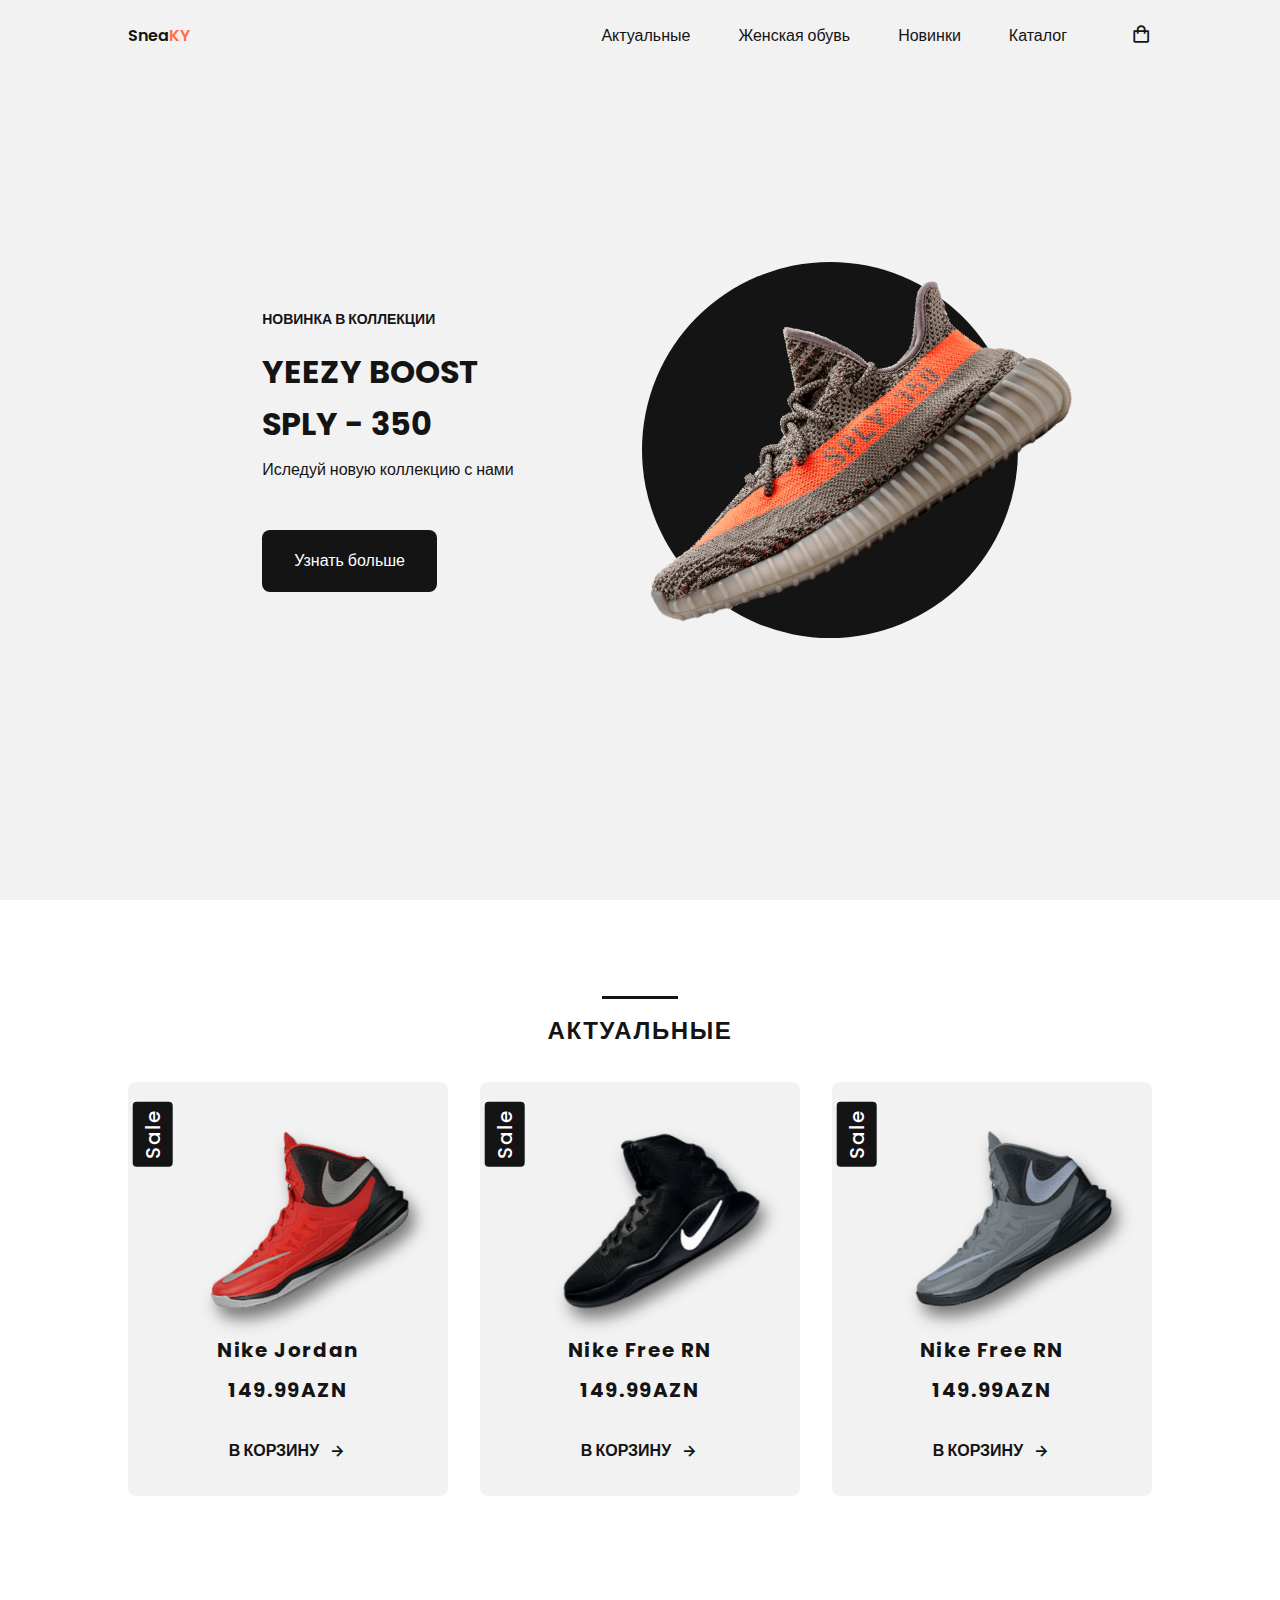
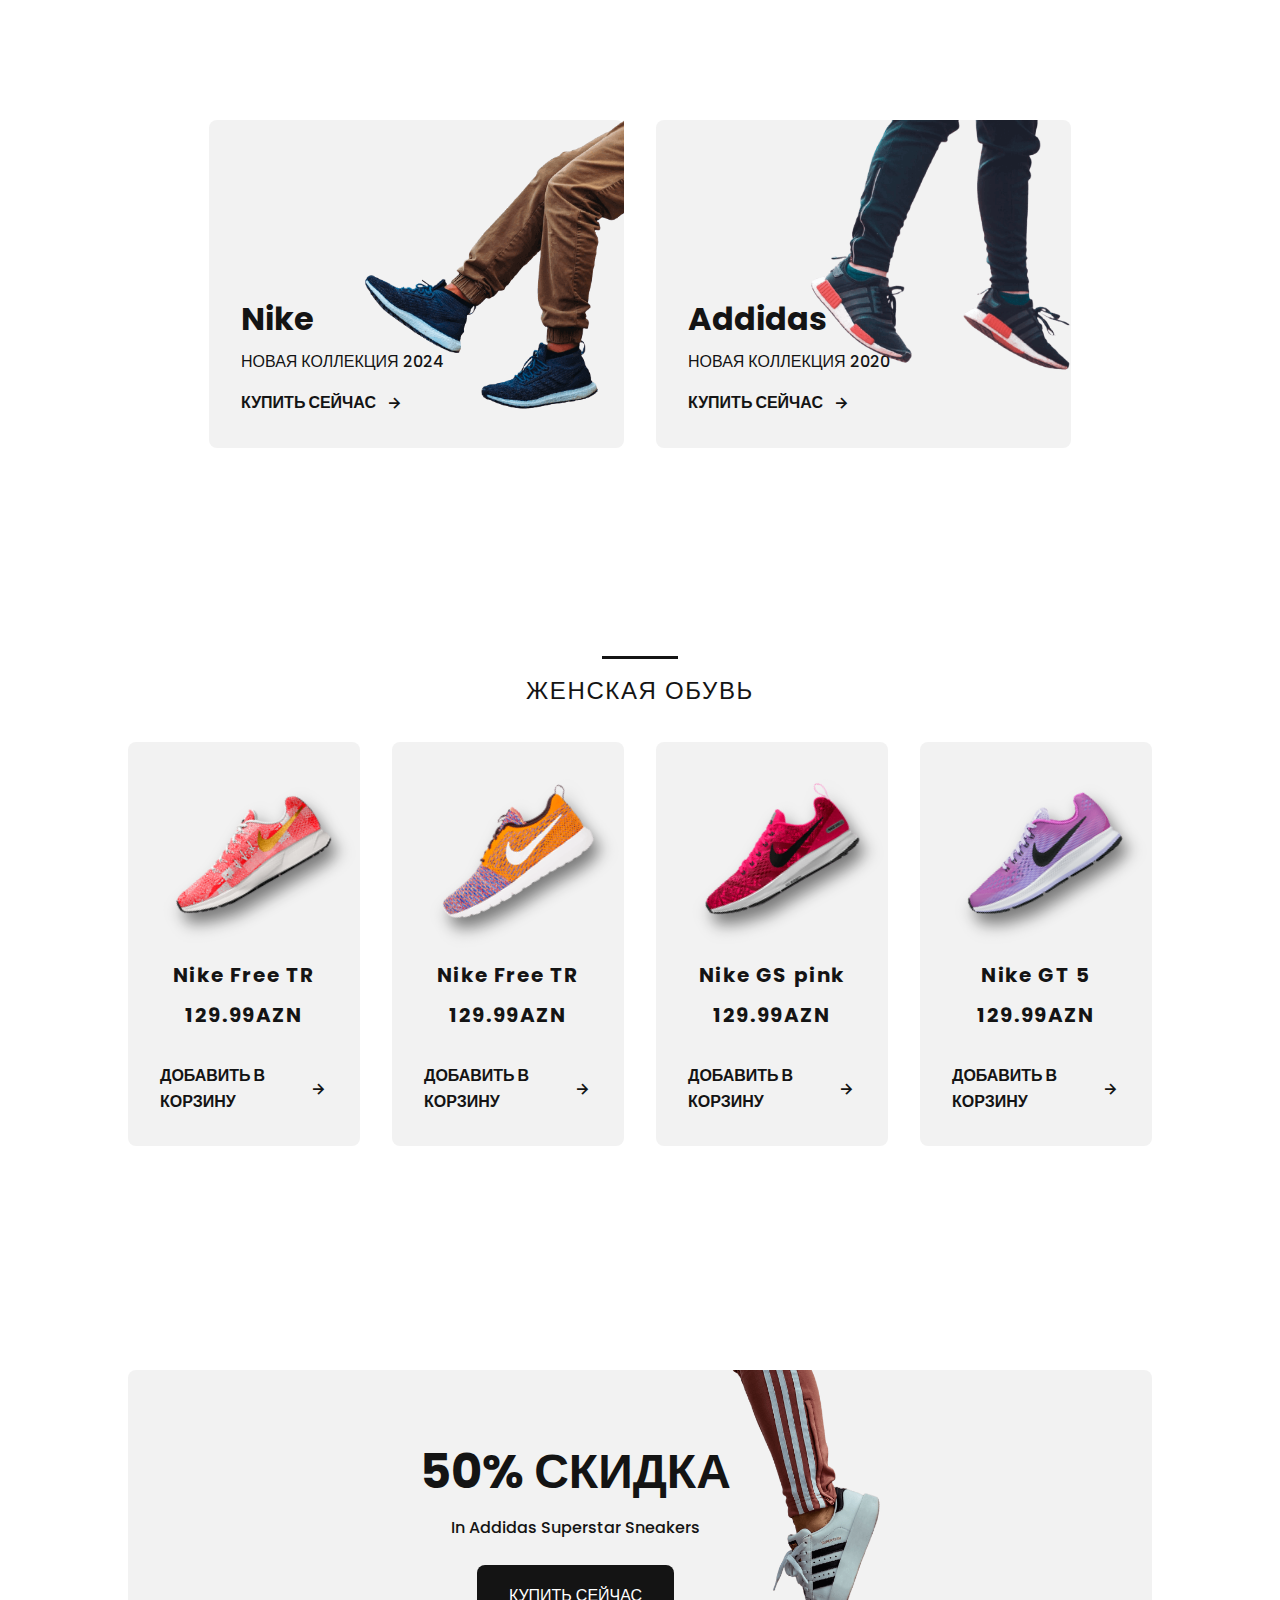
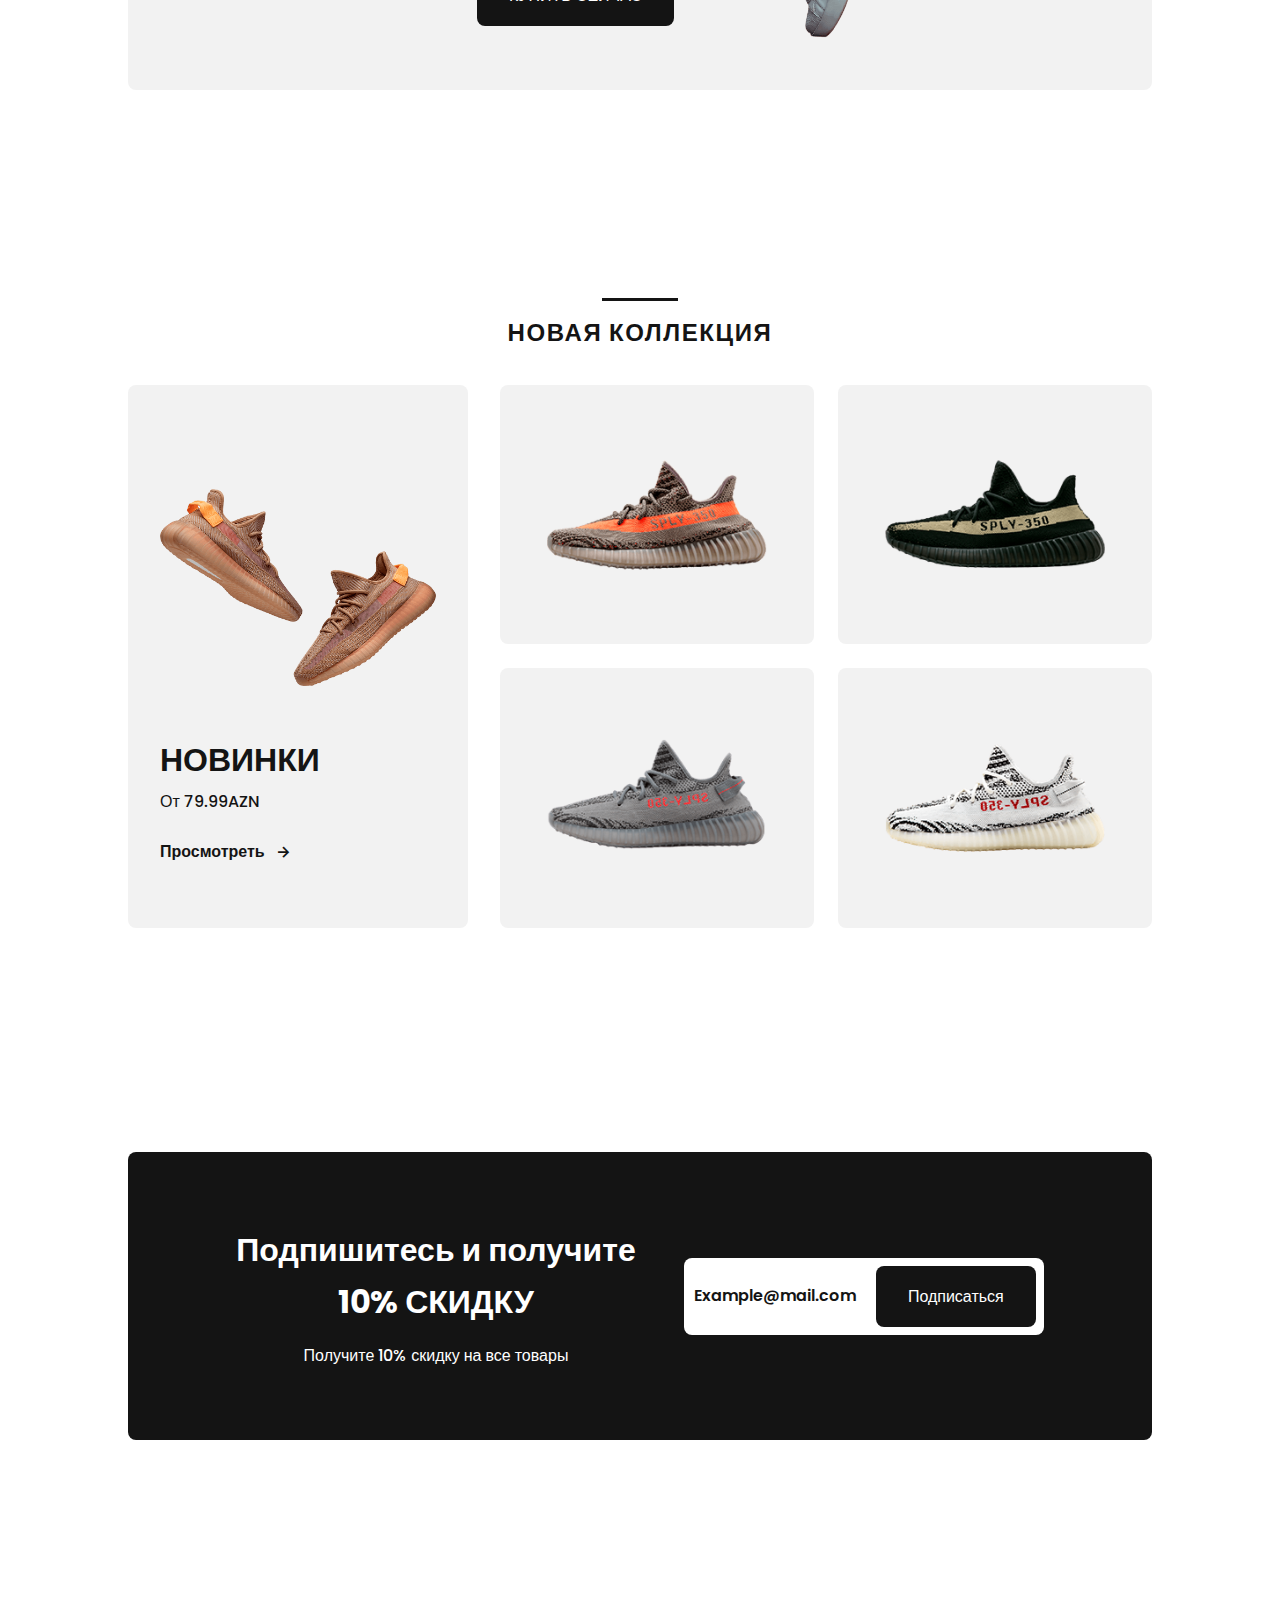
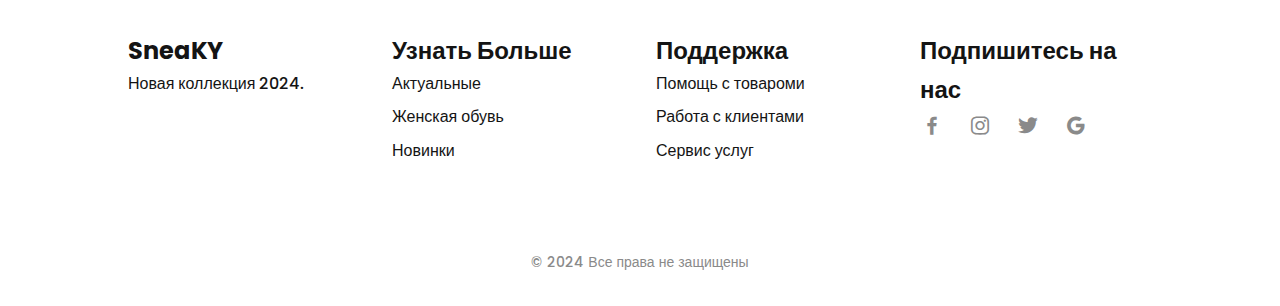
<file: mamed kurs isi/index.html>
<!DOCTYPE html>
<html lang="en">
<head>
    <meta charset="UTF-8">
    <meta name="viewport" content="width=device-width, initial-scale=1.0">

    <!--CSS-->
    <link rel="stylesheet" href="assets/css/style.css">

    
    <link rel="stylesheet" href="https://cdn.jsdelivr.net/npm/boxicons@2.0.5/css/boxicons.min.css">

    <title>Shoezzz Store</title>
</head>
<body>
    <!--HEADER-->
    <header class="l-header" id="header">
        <nav class="nav bd-grid">

            <div class="nav__toggle" id="nav-toggle">
                <i class="bx bxs-grid"></i>
            </div>

            <a href="#" class="nav__logo">Snea<span>KY</span></a>

            <div class="nav__menu" id="nav-menu">
                <ul class="nav__list">

                    <li class="nav__item">
                        <a href="#featured" class="nav__link">Актуальные</a>
                    </li>

                    <li class="nav__item">
                        <a href="#women" class="nav__link">Женская обувь</a>
                    </li>

                    <li class="nav__item">
                        <a href="#new" class="nav__link">Новинки</a>
                    </li>

                    <li class="nav__item">
                        <a href="./shop.html" class="nav__link">Каталог</a>
                    </li>

                </ul>
            </div>

            <div class="nav__shop">
                <i class="bx bx-shopping-bag"></i>
            </div>
        </nav>
    </header>

    <!--MAIN-->
    <main class="l-main">
        <!--Home-->
        <section class="home" id="home">
            <div class="home__container bd-grid">

                <div class="home__hero">
                    <div class="home__shape"></div>
                    <img src="assets/img/imghome.png" alt="sneaker" class="home__img">
                </div>

                <div class="home__data">
                    <span class="home__new">Новинка в коллекции</span>
                    <h1 class="home__title">YEEZY BOOST <br> SPLY - 350</h1>
                    <p class="home__description">Иследуй новую коллекцию с нами</p>
                    <a href="#" class="btn">Узнать больше</a>
                </div>
                
            </div>
        </section>

        <!--Featured-->
        <section class="featured section" id="featured">
            <h2 class="section-title">Актуальные</h2>

            <div class="featured__container bd-grid">

                <article class="sneaker">
                    <div class="sneaker__sale">Sale</div>
                    <img src="assets/img/featured1.png" alt="featured1" class="sneaker__img">
                    <span class="sneaker__name">Nike Jordan</span>
                    <span class="sneaker__price">149.99AZN</span>
                    <a href="#" class="btn-light">В КОРЗИНУ <i class="bx bx-right-arrow-alt btn-icon"></i></a>
                </article>

                <article class="sneaker">
                    <div class="sneaker__sale">Sale</div>
                    <img src="assets/img/featured2.png" alt="featured2" class="sneaker__img">
                    <span class="sneaker__name">Nike Free RN</span>
                    <span class="sneaker__price">149.99AZN</span>
                    <a href="#" class="btn-light">В КОРЗИНУ<i class="bx bx-right-arrow-alt btn-icon"></i></a>
                </article>

                <article class="sneaker">
                    <div class="sneaker__sale">Sale</div>
                    <img src="assets/img/featured3.png" alt="featured3" class="sneaker__img">
                    <span class="sneaker__name">Nike Free RN</span>
                    <span class="sneaker__price">149.99AZN</span>
                    <a href="#" class="btn-light">В КОРЗИНУ <i class="bx bx-right-arrow-alt btn-icon"></i></a>
                </article>

            </div>
        </section>

        <!--Collections-->
        <section class="collection section">
            <div class="collection__container bd-grid">
                <div class="collection__card">
                    <div class="collection__data">
                        <h3 class="collection__name">Nike</h3>
                        <p class="collection__description">
                            НОВАЯ КОЛЛЕКЦИЯ 2024
                        </p>
                        <a href="#" class="btn-light">КУПИТЬ СЕЙЧАС <i class="bx bx-right-arrow-alt btn-icon"></i></a>
                    </div>

                    <img src="assets/img/collection1.png" alt="collection1" class="collection__img">
                </div>

                <div class="collection__card">
                    <div class="collection__data">
                        <h3 class="collection__name">Addidas</h3>
                        <p class="collection__description">
                            НОВАЯ КОЛЛЕКЦИЯ 2020
                        </p>
                        <a href="#" class="btn-light">КУПИТЬ СЕЙЧАС <i class="bx bx-right-arrow-alt btn-icon"></i></a>
                    </div>

                    <img src="assets/img/collection2.png" alt="collection2" class="collection__img">
                </div>
            </div>
        </section>

        <!--Women-->
        <section class="women section" id="women">
            <div class="section-title">
                ЖЕНСКАЯ ОБУВЬ
            </div>

            <div class="women__container bd-grid">

                <article class="sneaker">
                    <img src="assets/img/women1.png" alt="women1" class="sneaker__img">
                    <span class="sneaker__name">Nike Free TR</span>
                    <span class="sneaker__price">129.99AZN</span>
                    <a href="#" class="btn-light">ДОБАВИТЬ В КОРЗИНУ <i class="bx bx-right-arrow-alt btn-icon"></i></a>
                </article>

                <article class="sneaker">
                    <img src="assets/img/women2.png" alt="women2" class="sneaker__img">
                    <span class="sneaker__name">Nike Free TR</span>
                    <span class="sneaker__price">129.99AZN</span>
                    <a href="#" class="btn-light">ДОБАВИТЬ В КОРЗИНУ <i class="bx bx-right-arrow-alt btn-icon"></i></a>
                </article>

                <article class="sneaker">
                    <img src="assets/img/women3.png" alt="women3" class="sneaker__img">
                    <span class="sneaker__name">Nike GS pink</span>
                    <span class="sneaker__price">129.99AZN</span>
                    <a href="#" class="btn-light">ДОБАВИТЬ В КОРЗИНУ <i class="bx bx-right-arrow-alt btn-icon"></i></a>
                </article>

                <article class="sneaker">
                    <img src="assets/img/women4.png" alt="women4" class="sneaker__img">
                    <span class="sneaker__name">Nike GT 5</span>
                    <span class="sneaker__price">129.99AZN</span>
                    <a href="#" class="btn-light">ДОБАВИТЬ В КОРЗИНУ <i class="bx bx-right-arrow-alt btn-icon"></i></a>
                </article>

            </div>
        </section>

        <!--Offer-->
        <section class="offer section">
            <div class="offer__container bd-grid">
                <div class="offer__data">
                    <h3 class="offer__title">50% СКИДКА</h3>
                    <p class="offer__description">
                        In Addidas Superstar Sneakers
                    </p>
                    <a href="#" class="btn">КУПИТЬ СЕЙЧАС</a>
                </div>

                <img src="assets/img/offert.png" alt="offer" class="offer__img">
            </div>
        </section>

        <!--New Collection-->
        <section class="new section" id="new">
            <h2 class="section-title">НОВАЯ КОЛЛЕКЦИЯ</h2>

            <div class="new__container bd-grid">
                <div class="new__mens">
                    <img src="assets/img/new1-1.png" alt="new1" class="new__mens-img">
                    <h3 class="new__title">НОВИНКИ</h3>
                    <span class="new__price">От 79.99AZN</span>
                    <a href="#" class="btn-light">Просмотреть <i class="bx bx-right-arrow-alt btn-icon"></i></a>
                </div>

                <div class="new__sneaker">
                    <div class="new__sneaker-card">
                        <img src="assets/img/new2-1.png" alt="new2" class="new__sneaker-img">
                        <div class="new__sneaker-overlay">
                            <a href="#" class="btn">ДОБАВИТЬ В КОРЗИНУ</a>
                        </div>
                    </div>

                    <div class="new__sneaker-card">
                        <img src="assets/img/new3-1.png" alt="new3" class="new__sneaker-img">
                        <div class="new__sneaker-overlay">
                            <a href="#" class="btn">ДОБАВИТЬ В КОРЗИНУ</a>
                        </div>
                    </div>

                    <div class="new__sneaker-card">
                        <img src="assets/img/new4-1.png" alt="new4" class="new__sneaker-img">
                        <div class="new__sneaker-overlay">
                            <a href="#" class="btn">ДОБАВИТЬ В КОРЗИНУ</a>
                        </div>
                    </div>

                    <div class="new__sneaker-card">
                        <img src="assets/img/new5-1.png" alt="new5" class="new__sneaker-img">
                        <div class="new__sneaker-overlay">
                            <a href="#" class="btn">ДОБАВИТЬ В КОРЗИНУ</a>
                        </div>
                    </div>
                </div>
            </div>
        </section>

        <!--Newsletter-->
        <section class="newsletter section">
            <div class="newsletter__container bd-grid">
                <div>
                    <h3 class="newsletter__title">Подпишитесь и получите <br> 10% СКИДКУ</h3>
                    <p class="newsletter__description">
                        Получите 10% скидку на все товары
                    </p>
                </div>

                <form action="" class="newsletter__subscribe">
                    <input type="text" placeholder="Example@mail.com" class="newsletter__input">
                    <a href="#" class="btn">Подписаться</a>
                </form>
            </div>
        </section>

    </main>

    <!--Footer-->
    <footer class="footer">
        <div class="footer__container bd-grid">
            <div class="footer__box">
                <h3 class="footer__title">SneaKY</h3>
                <p class="footer__description">
                    Новая коллекция 2024.
                </p>
            </div>

            <div class="footer__box">
                <h3 class="footer__title">Узнать Больше</h3>
                <ul>
                    <li><a href="#featured" class="footer__link">Актуальные</a></li>
                    <li><a href="#women" class="footer__link">Женская обувь</a></li>
                    <li><a href="#new" class="footer__link">Новинки</a></li>
                </ul>
            </div>

            <div class="footer__box">
                <h3 class="footer__title">Поддержка</h3>
                <ul>
                    <li><a href="#" class="footer__link">Помощь с товароми</a></li>
                    <li><a href="#" class="footer__link">Работа с клиентами</a></li>
                    <li><a href="#" class="footer__link">Сервис услуг</a></li>
                </ul>
            </div>

            <div class="footer__box">
                <h3 class="footer__title">Подпишитесь на нас</h3>
                <a href="#" class="footer__social"><i class="bx bxl-facebook"></i></a>
                <a href="#" class="footer__social"><i class="bx bxl-instagram"></i></a>
                <a href="#" class="footer__social"><i class="bx bxl-twitter"></i></a>
                <a href="#" class="footer__social"><i class="bx bxl-google"></i></a>
            </div>
        </div>

        <p class="footer__copy">&#169; 2024 Все права не защищены</p>
    </footer>

    
    <script src="assets/js/main.js"></script>
</body>
</html>
</file>
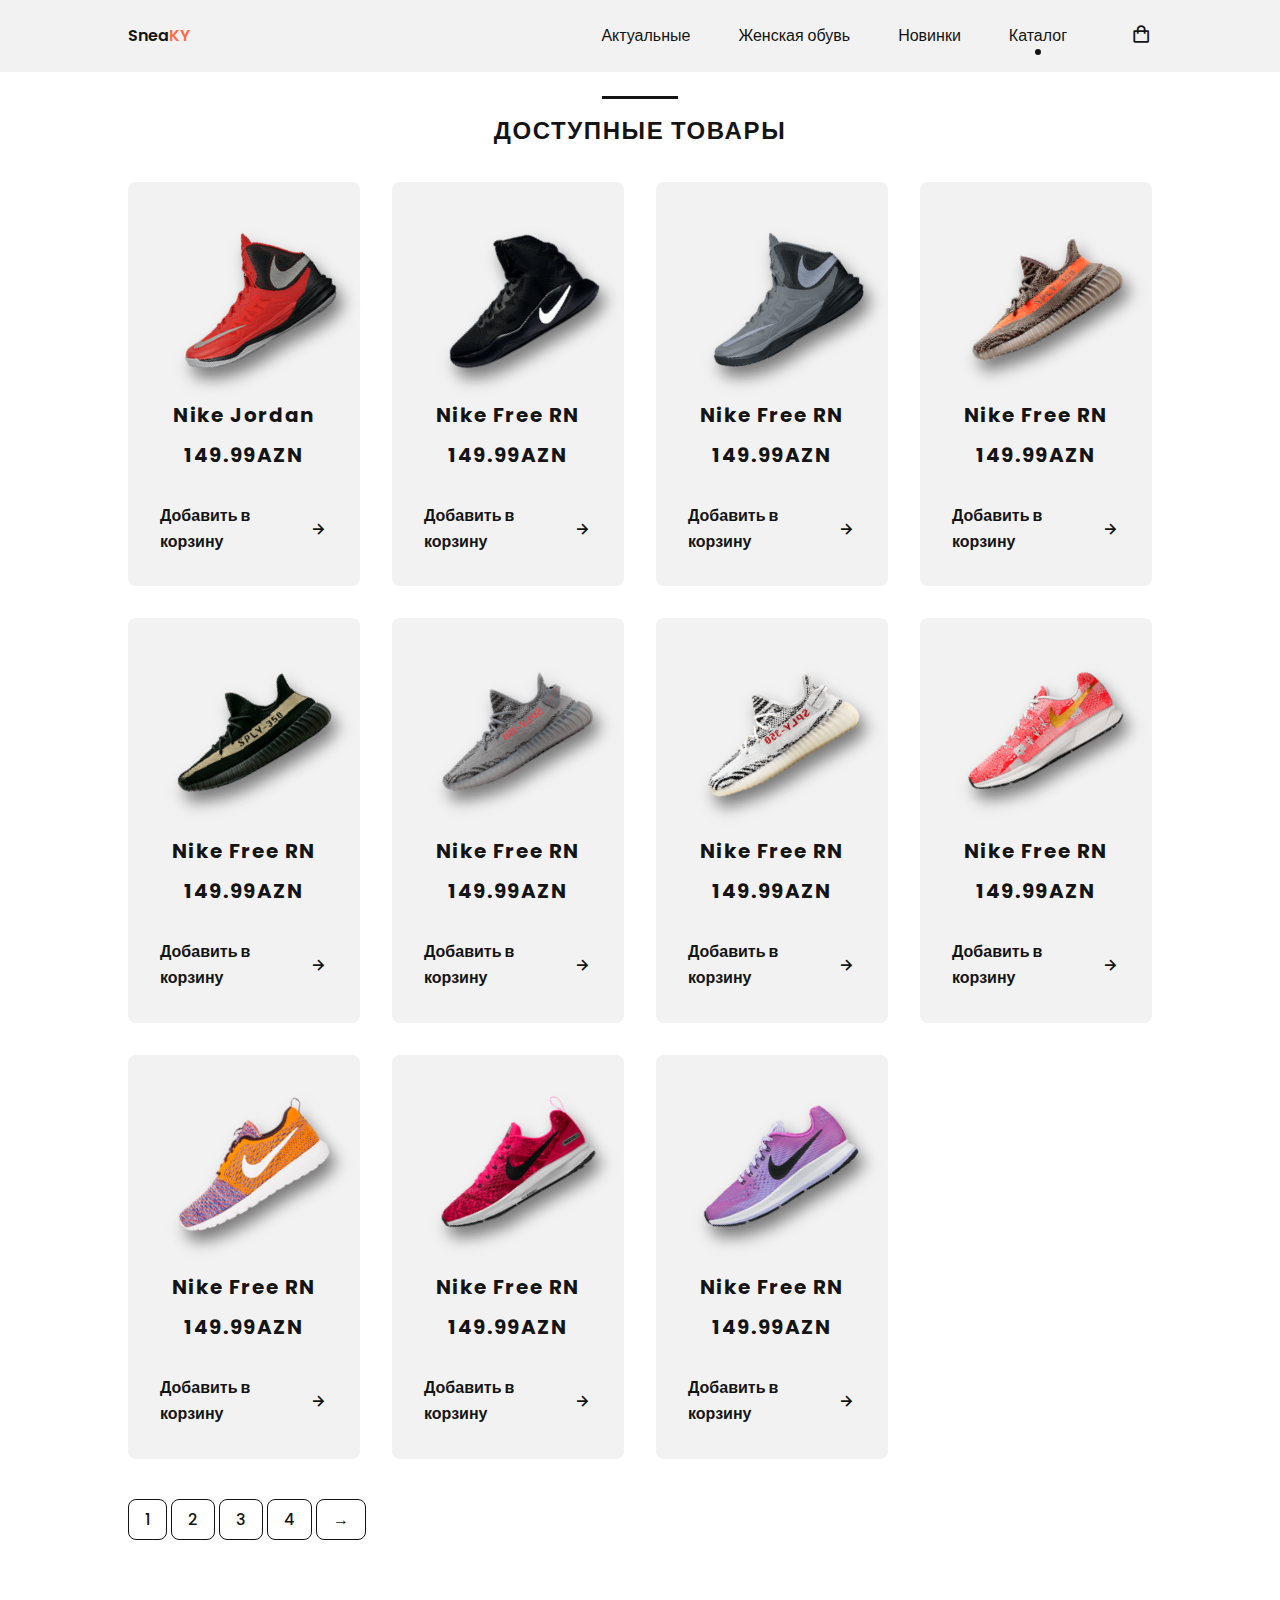
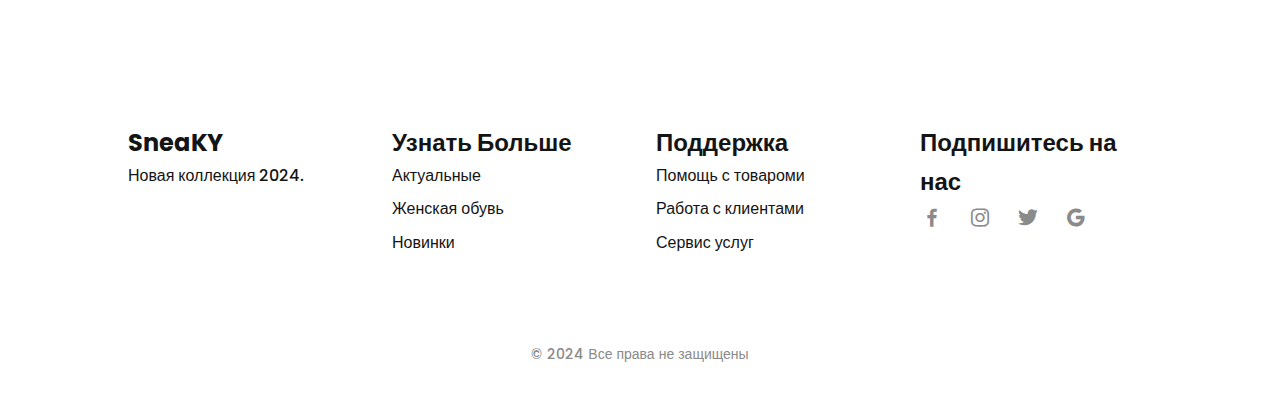
<file: mamed kurs isi/shop.html>
<!DOCTYPE html>
<html lang="en">
<head>
    <meta charset="UTF-8">
    <meta name="viewport" content="width=device-width, initial-scale=1.0">
    <link rel="stylesheet" href="assets/css/style.css">
    <link rel="stylesheet" href="https://cdn.jsdelivr.net/npm/boxicons@2.0.5/css/boxicons.min.css">

    <title>SneaKY Store</title>
</head>
<body>
    <!--HEADER-->
    <header class="l-header" id="header">
        <nav class="nav bd-grid">

            <div class="nav__toggle" id="nav-toggle">
                <i class="bx bxs-grid"></i>
            </div>

            <a href="#" class="nav__logo">Snea<span>KY</span></a>

            <div class="nav__menu" id="nav-menu">
                <ul class="nav__list">

                    <li class="nav__item">
                        <a href="index.html#featured" class="nav__link">Актуальные</a>
                    </li>

                    <li class="nav__item">
                        <a href="index.html#women" class="nav__link">Женская обувь</a>
                    </li>

                    <li class="nav__item">
                        <a href="index.html#new" class="nav__link">Новинки</a>
                    </li>

                    <li class="nav__item">
                        <a href="#shop" class="nav__link active">Каталог</a>
                    </li>

                </ul>
            </div>

            <div class="nav__shop">
                <i class="bx bx-shopping-bag"></i>
            </div>
        </nav>
    </header>

    <!--MAIN-->
    <main class="l-main">
        
        <section class="featured section" id="shop">
            <h2 class="section-title">Доступные товары</h2>

            <div class="featured__container bd-grid">

                <article class="sneaker">
                    <img src="assets/img/featured1.png" alt="featured1" class="sneaker__img">
                    <span class="sneaker__name">Nike Jordan</span>
                    <span class="sneaker__price">149.99AZN</span>
                    <a href="#" class="btn-light">Добавить в корзину <i class="bx bx-right-arrow-alt btn-icon"></i></a>
                </article>

                <article class="sneaker">
                    <img src="assets/img/featured2.png" alt="featured2" class="sneaker__img">
                    <span class="sneaker__name">Nike Free RN</span>
                    <span class="sneaker__price">149.99AZN</span>
                    <a href="#" class="btn-light">Добавить в корзину <i class="bx bx-right-arrow-alt btn-icon"></i></a>
                </article>

                <article class="sneaker">
                    <img src="assets/img/featured3.png" alt="featured3" class="sneaker__img">
                    <span class="sneaker__name">Nike Free RN</span>
                    <span class="sneaker__price">149.99AZN</span>
                    <a href="#" class="btn-light">Добавить в корзину <i class="bx bx-right-arrow-alt btn-icon"></i></a>
                </article>

                <article class="sneaker">
                    <img src="assets/img/new2-1.png" alt="featured3" class="sneaker__img">
                    <span class="sneaker__name">Nike Free RN</span>
                    <span class="sneaker__price">149.99AZN</span>
                    <a href="#" class="btn-light">Добавить в корзину <i class="bx bx-right-arrow-alt btn-icon"></i></a>
                </article>

                <article class="sneaker">
                    <img src="assets/img/new3-1.png" alt="featured3" class="sneaker__img">
                    <span class="sneaker__name">Nike Free RN</span>
                    <span class="sneaker__price">149.99AZN</span>
                    <a href="#" class="btn-light">Добавить в корзину <i class="bx bx-right-arrow-alt btn-icon"></i></a>
                </article>

                <article class="sneaker">
                    <img src="assets/img/new4-1.png" alt="featured3" class="sneaker__img">
                    <span class="sneaker__name">Nike Free RN</span>
                    <span class="sneaker__price">149.99AZN</span>
                    <a href="#" class="btn-light">Добавить в корзину <i class="bx bx-right-arrow-alt btn-icon"></i></a>
                </article>

                <article class="sneaker">
                    <img src="assets/img/new5-1.png" alt="featured3" class="sneaker__img">
                    <span class="sneaker__name">Nike Free RN</span>
                    <span class="sneaker__price">149.99AZN</span>
                    <a href="#" class="btn-light">Добавить в корзину <i class="bx bx-right-arrow-alt btn-icon"></i></a>
                </article>

                <article class="sneaker">
                    <img src="assets/img/women1.png" alt="featured3" class="sneaker__img">
                    <span class="sneaker__name">Nike Free RN</span>
                    <span class="sneaker__price">149.99AZN</span>
                    <a href="#" class="btn-light">Добавить в корзину <i class="bx bx-right-arrow-alt btn-icon"></i></a>
                </article>

                <article class="sneaker">
                    <img src="assets/img/women2.png" alt="featured3" class="sneaker__img">
                    <span class="sneaker__name">Nike Free RN</span>
                    <span class="sneaker__price">149.99AZN</span>
                    <a href="#" class="btn-light">Добавить в корзину <i class="bx bx-right-arrow-alt btn-icon"></i></a>
                </article>

                <article class="sneaker">
                    <img src="assets/img/women3.png" alt="featured3" class="sneaker__img">
                    <span class="sneaker__name">Nike Free RN</span>
                    <span class="sneaker__price">149.99AZN</span>
                    <a href="#" class="btn-light">Добавить в корзину <i class="bx bx-right-arrow-alt btn-icon"></i></a>
                </article>

                <article class="sneaker">
                    <img src="assets/img/women4.png" alt="featured3" class="sneaker__img">
                    <span class="sneaker__name">Nike Free RN</span>
                    <span class="sneaker__price">149.99AZN</span>
                    <a href="#" class="btn-light">Добавить в корзину <i class="bx bx-right-arrow-alt btn-icon"></i></a>
                </article>

            </div>

            <div class="sneaker__pages bd-grid">
                <div>
                    <span class="sneaker__pag">1</span>
                    <span class="sneaker__pag">2</span>
                    <span class="sneaker__pag">3</span>
                    <span class="sneaker__pag">4</span>
                    <span class="sneaker__pag">&#8594;</span>
                </div>
            </div>
        </section>

    </main>

    <!--Footer-->
    <footer class="footer">
        <div class="footer__container bd-grid">
            <div class="footer__box">
                <h3 class="footer__title">SneaKY</h3>
                <p class="footer__description">
                    Новая коллекция 2024.
                </p>
            </div>

            <div class="footer__box">
                <h3 class="footer__title">Узнать Больше</h3>
                <ul>
                    <li><a href="#featured" class="footer__link">Актуальные</a></li>
                    <li><a href="#women" class="footer__link">Женская обувь</a></li>
                    <li><a href="#new" class="footer__link">Новинки</a></li>
                </ul>
            </div>

            <div class="footer__box">
                <h3 class="footer__title">Поддержка</h3>
                <ul>
                    <li><a href="#" class="footer__link">Помощь с товароми</a></li>
                    <li><a href="#" class="footer__link">Работа с клиентами</a></li>
                    <li><a href="#" class="footer__link">Сервис услуг</a></li>
                </ul>
            </div>

            <div class="footer__box">
                <h3 class="footer__title">Подпишитесь на нас</h3>
                <a href="#" class="footer__social"><i class="bx bxl-facebook"></i></a>
                <a href="#" class="footer__social"><i class="bx bxl-instagram"></i></a>
                <a href="#" class="footer__social"><i class="bx bxl-twitter"></i></a>
                <a href="#" class="footer__social"><i class="bx bxl-google"></i></a>
            </div>
        </div>

        <p class="footer__copy">&#169; 2024 Все права не защищены</p>
    </footer>

    
    <script src="assets/js/main.js"></script>
</body>
</html>
</file>
<file: mamed kurs isi/assets/css/style.css>
/* Google Fonts */
@import url('https://fonts.googleapis.com/css2?family=Poppins:wght@400;500;600;700&display=swap');


:root{ /* МОБИЛЬНАЯ*/
    --header-height: 3rem;

    /* ШРИФТ */
    --font-medium: 500;
    --font-semi-bold: 600;
    --font-bold: 700;

    /* ЦВЕТА */
    --main-color: #fe6d46;
    --dark-color: #141414;
    --dark-gray: #8a8a8a;
    --light-color: #f2f2f2;
    --white-color: #fff;

    /* ШРИФТ И РАЗМЕР */
    --body-font: 'Poppins', sans-serif;
    --small-font-size: .813rem;
    --normal-font-size: .938rem;
    --big-font-size: 1.25rem;
    --bigger-font-size: 1.5rem;
    --biggest-font-size: 2rem;
    --h2-font-size: 1.25rem;

    /* Margin */
    --mb-1: .5rem;
    --mb-2: 1rem;
    --mb-3: 1.5rem;
    --mb-4: 2rem;
    --mb-5: 2.5rem;
    --mb-6: 3rem;

    /* Расположение нав-бара */
    --z-fixed: 100;

    /* Поворот изорбражения */
    --rotate-img: rotate(-30deg)
}

@media screen and (min-width: 768px){ /* Descktop */
    :root{
        --small-font-size: .875rem;
        --normal-font-size: 1rem;
        --big-font-size: 1.5rem;
        --bigger-font-size: 2rem;
        --biggest-font-size: 3rem;
    }
}


*,::before,::after{box-sizing: border-box;}

html{scroll-behavior: smooth;}

body{
    margin: var(--header-height) 0 0 0;
    font-family: var(--body-font);
    font-size: var(--normal-font-size);
    font-weight: var(--font-medium);
    color: var(--dark-color);
    line-height: 1.6;
}

h1,h2,h3,p,ul{margin: 0;}

ul{padding: 0;list-style: none;}

a{text-decoration: none;color: var(--dark-color);}

img{
    max-width: 100%;
    height: auto;
    display: block;
}


.section{padding: 5rem 0 2rem;}

.section-title{
    position: relative;
    font-size: var(--big-font-size);
    margin-bottom: var(--mb-4);
    text-align: center;
    letter-spacing: .1rem;
    text-transform: uppercase;
}

.section-title::after{
    content: '';
    position: absolute;
    width: 56px;
    height: .18rem;
    top: -1rem;
    left: 0;
    right: 0;
    margin: auto;
    background-color: var(--dark-color);
}

/* Стили Кнопок */
.btn{
    display: inline-block;
    background-color: var(--dark-color);
    color: var(--white-color);
    padding: 1.125rem 2rem;
    font-weight: var(--font-medium);
    border-radius: .5rem;
    transition: .3s;
}

.btn:hover{transform: translateY(-.25rem);}

.btn-light{
    display: inline-flex;
    color: var(--dark-color);
    font-weight: var(--font-bold);
    align-items: center;
}

.btn-icon{
    font-size: 1.25rem;
    margin-left: var(--mb-1);
    transition: .3s;
}

.btn-light:hover .btn-icon{transform: translateX(.25rem);}

/* Оформление */
.l-header{
    width: 100%;
    position: fixed;
    top: 0;
    left: 0;
    z-index: var(--z-fixed);
    background-color: var(--light-color);
}

.bd-grid{
    max-width: 1024px;
    display: grid;
    grid-template-columns: 100%;
    column-gap: 2rem;
    width: calc(100% - 2rem);
    margin-left: var(--mb-2);
    margin-right: var(--mb-2);
}

/* Нав-бар */
.nav{
    height: var(--header-height);
    display: flex;
    justify-content: space-between;
    align-items: center;
}

@media screen and (max-width: 768px){
    .nav__menu{
        position: fixed;
        top: var(--header-height);
        left: -100%;
        width: 70%;
        height: 100vh;
        padding: 2rem;
        background-color: var(--white-color);
        transition: .5s;
    }
}

.nav__item{margin-bottom: var(--mb-4);}

.nav__logo{font-weight: var(--font-semi-bold);}

.nav__logo span{color: var(--main-color)}

.nav__toggle, .nav__shop{
    font-size: 1.3rem;
    cursor: pointer;
}

/* Показать меню */
.show{left: 0;}

/* Активировать ссылку*/
.active{position: relative;}

.active::before{
    content: "";
    position: absolute;
    bottom: -.5rem;
    left: 45%;
    width: 6px;
    height: 6px;
    background-color: var(--dark-color);
    border-radius: 50%;
}

/* Изменение цвета Заголовка */
.scroll-header{
    background-color: var(--white-color);
    box-shadow: 0 2px 4px rgba(0, 0, 0, 0.1);
}

/* Домашная страница */
.home{
    background-color: var(--light-color);
    overflow: hidden;
}

.home__container{height: calc(100vh - var(--header-height));}

.home__hero{
    position: relative;
    display: flex;
    justify-content: center;
    align-self: center;
}

.home__shape{
    width: 220px;
    height: 220px;
    background-color: var(--dark-color);
    border-radius: 50%;
}

.home__img{
    position: absolute;
    top: 1.5rem;
    max-width: initial;
    width: 275px;
    transform: var(--rotate-img);
}

.home__new{
    display: block;
    font-size: var(--small-font-size);
    font-weight: var(--font-semi-bold);
    margin-bottom: var(--mb-2);
    text-transform: uppercase;
}

.home__title{
    font-size: var(--bigger-font-size);
    margin-bottom: var(--mb-1);
}

.home__description{margin-bottom: var(--mb-6);}


/* Актуальные */
.featured__container{
    row-gap: 2rem;
    grid-template-columns: repeat(auto-fit, minmax(220px, 1fr));
}

.sneaker{
    position: relative;
    display: flex;
    flex-direction: column;
    align-items: center;
    padding: 2rem;
    background-color: var(--light-color);
    border-radius: .5rem;
    transition: .3s;
}

.sneaker:hover{transform: translateY(-.5rem);}

.sneaker__sale{
    position: absolute;
    left: -.5rem;
    background-color: var(--dark-color);
    color: var(--white-color);
    padding: .25rem .5rem;
    font-size: var(--h2-font-size);
    transform: rotate(-90deg);
    letter-spacing: .1rem;
    border-radius: .25rem;
}

.sneaker__img{
    width: 220px;
    margin-top: var(--mb-3);
    margin-bottom: var(--mb-6);
    transform: var(--rotate-img);
    filter: drop-shadow(0 12px 8px rgba(0, 0, 0, .5));
}

.sneaker__name, .sneaker__price{
    font-size: var(--h2-font-size);
    letter-spacing: .1rem;
    font-weight: var(--font-bold);
}

.sneaker__name{margin-bottom: var(--mb-1);}

.sneaker__price{margin-bottom: var(--mb-4);}

/* Каталог */
.collection__container{
    row-gap: 2rem;
    justify-content: center;
}

.collection__card{
    position: relative;
    display: flex;
    height: 328px;
    background-color: var(--light-color);
    padding: 2rem;
    border-radius: .5rem;
    transition: .3s;
}

.collection__card:hover{transform: translateY(-.5rem);}

.collection__data{align-self: flex-end;}

.collection__img{
    position: absolute;
    top: 0;
    right: 0;
    width: 230px;
}

.collection__name{
    font-size: var(--bigger-font-size);
    margin-bottom: .25rem;
}

.collection__description{margin-bottom: var(--mb-2);}

/* Женская обувь */
.women__container{
    row-gap: 2rem;
    grid-template-columns: repeat(auto-fit, minmax(220px, 1fr));
}

/* Предложение-Скидки */
.offer__container{
    grid-template-columns: 55% 45%;
    column-gap: 0;
    background-color: var(--light-color);
    border-radius: .5rem;
    justify-content: center;
}

.offer__data{padding: 4rem 0 4rem 1.5rem;}

.offer__title{
    font-size: var(--biggest-font-size);
    margin-bottom: .25rem;
}

.offer__description{margin-bottom: var(--mb-3);}

.offer__img{width: 153px;}

/*Новая коллекция */
.new__container{row-gap: 2rem;}

.new__mens{
    display: flex;
    flex-direction: column;
    justify-content: center;
    background-color: var(--light-color);
    border-radius: .5rem;
    padding: 2rem;
}

.new__mens-img{
    width: 276px;
    margin-bottom: var(--mb-3);
}

.new__title{
    font-size: var(--bigger-font-size);
    margin-bottom: .25rem;
}

.new__price{
    display: block;
    margin-bottom: var(--mb-3);
}

.new__sneaker{
    display: grid;
    gap: 1.5rem;
    grid-template-columns: repeat(auto-fit, minmax(220px, 1fr));
}

.new__sneaker-card{
    position: relative;
    padding: 3.5rem 1.5rem;
    background-color: var(--light-color);
    border-radius: .5rem;
    overflow: hidden;
    display: flex;
    justify-content: center;
}

.new__sneaker-img{width: 220px;}

.new__sneaker-overlay{
    position: absolute;
    left: 0;
    bottom: -100%;
    width: 100%;
    height: 100%;
    display: flex;
    justify-content: center;
    align-items: center;
    background-color: rgba(138, 138, 138, .3);
    transition: .3s;
}

.new__sneaker-card:hover .new__sneaker-overlay{bottom: 0;}

/* Новости */
.newsletter__container{
    background-color: var(--dark-color);
    color: var(--white-color);
    padding: 2rem .5rem;
    border-radius: .5rem;
    text-align: center;
}

.newsletter__title{
    font-size: var(--bigger-font-size);
    margin-bottom: var(--mb-2);
}

.newsletter__description{margin-bottom: var(--mb-5);}

.newsletter__subscribe{
    display: flex;
    column-gap: .5rem;
    background-color: var(--white-color);
    padding: .5rem;
    border-radius: .5rem;
}

.newsletter__input{
    outline: none;
    border: none;
    width: 90%;
    font-size: var(--normal-font-size);
}

.newsletter__input::placeholder{
    color: var(--dark-color);
    font-family: var(--body-font);
    font-size: var(--normal-font-size);
    font-weight: var(--font-semi-bold);
}

/* Страница магазина */
.sneaker__pages{margin-top: var(--mb-6);}

.sneaker__pag{
    padding: .5rem 1rem;
    border: 1px solid var(--dark-color);
    border-radius: .5rem;
    transition: .3s;
}

.sneaker__pag:hover{
    background-color: var(--dark-color);
    color: var(--white-color);
}

/* Footer */
.footer{padding: 5rem 0 2rem;}

.footer__container{grid-template-columns: repeat(auto-fit, minmax(220px, 1fr));}

.footer__box{margin-bottom: var(--mb-4);}

.footer__title{font-size: var(--big-font-size);}

.footer__link{
    display: block;
    width: max-content;
    margin-bottom: var(--mb-1);
    transition: .3s;
}

.footer__link:hover{text-decoration: underline;}

.footer__social{
    font-size: 1.5rem;
    margin-right: 1.25rem;
    color: var(--dark-gray);
    transition: .3s;
}

.footer__social:hover{color: var(--dark-color);}

.footer__copy{
    padding-top: 3rem;
    font-size: var(--small-font-size);
    color: var(--dark-gray);
    text-align: center;
    cursor: pointer;
}

.footer__copy:hover{color: #141414;}

/* Медиа-запросы */
@media screen and (min-width: 576px){
    .collection__container{grid-template-columns: 415px;}

    .collection__img{width: 260px;}

    .offer__container{grid-template-columns: max-content max-content;}

    .offer__data{text-align: center;}

    .new__mens{align-items: center;}
}

@media screen and (min-width: 768px){
    body{margin: 0;}

    .section{padding: 7rem 0;}

    .section-title::after{width: 76px;}

    .nav{height: calc(var(--header-height) + 1.5rem);display: flex;justify-content: space-between;}

    .nav__menu{margin-left: auto;}

    .nav__list{display: flex;}

    .nav__item{
        margin-left: var(--mb-6);
        margin-bottom: 0;
    }

    .nav__item:last-child{margin-right: var(--mb-4);}

    .nav__toggle{display: none;}

    .home__container{
        height: 100vh;
        grid-template-columns: max-content max-content;
        justify-content: center;
        align-items: center;
    }

    .home__hero{order: 1;}

    .home__shape{
        width: 376px;
        height: 376px;
    }

    .home__img{
        width: 470px;
        top: 3.5rem;
        right: 0;
        left: -3rem;
    }

    .newsletter__container{
        grid-template-columns: max-content max-content;
        justify-content: center;
        align-items: center;
        padding: 4.5rem 2rem;
        column-gap: 3rem;
    }

    .newsletter__description{margin-bottom: 0;}

    .newsletter__subscribe{
        width: 360px;
        height: max-content;
    }
}

@media screen and (min-width: 768px){
    .bd-grid{
        margin-left: auto;
        margin-right: auto;
    }

    .home__container{column-gap: 8rem;}

    .collection__container{grid-template-columns: repeat(2, 415px);}

    .new__container{grid-template-columns: max-content 1fr;}

    .new__mens{
        align-items: initial;
        justify-content: flex-end;
        padding: 4rem 2rem;
    }

    .new__mens-img{margin-bottom: var(--mb-6);}
}
</file>
